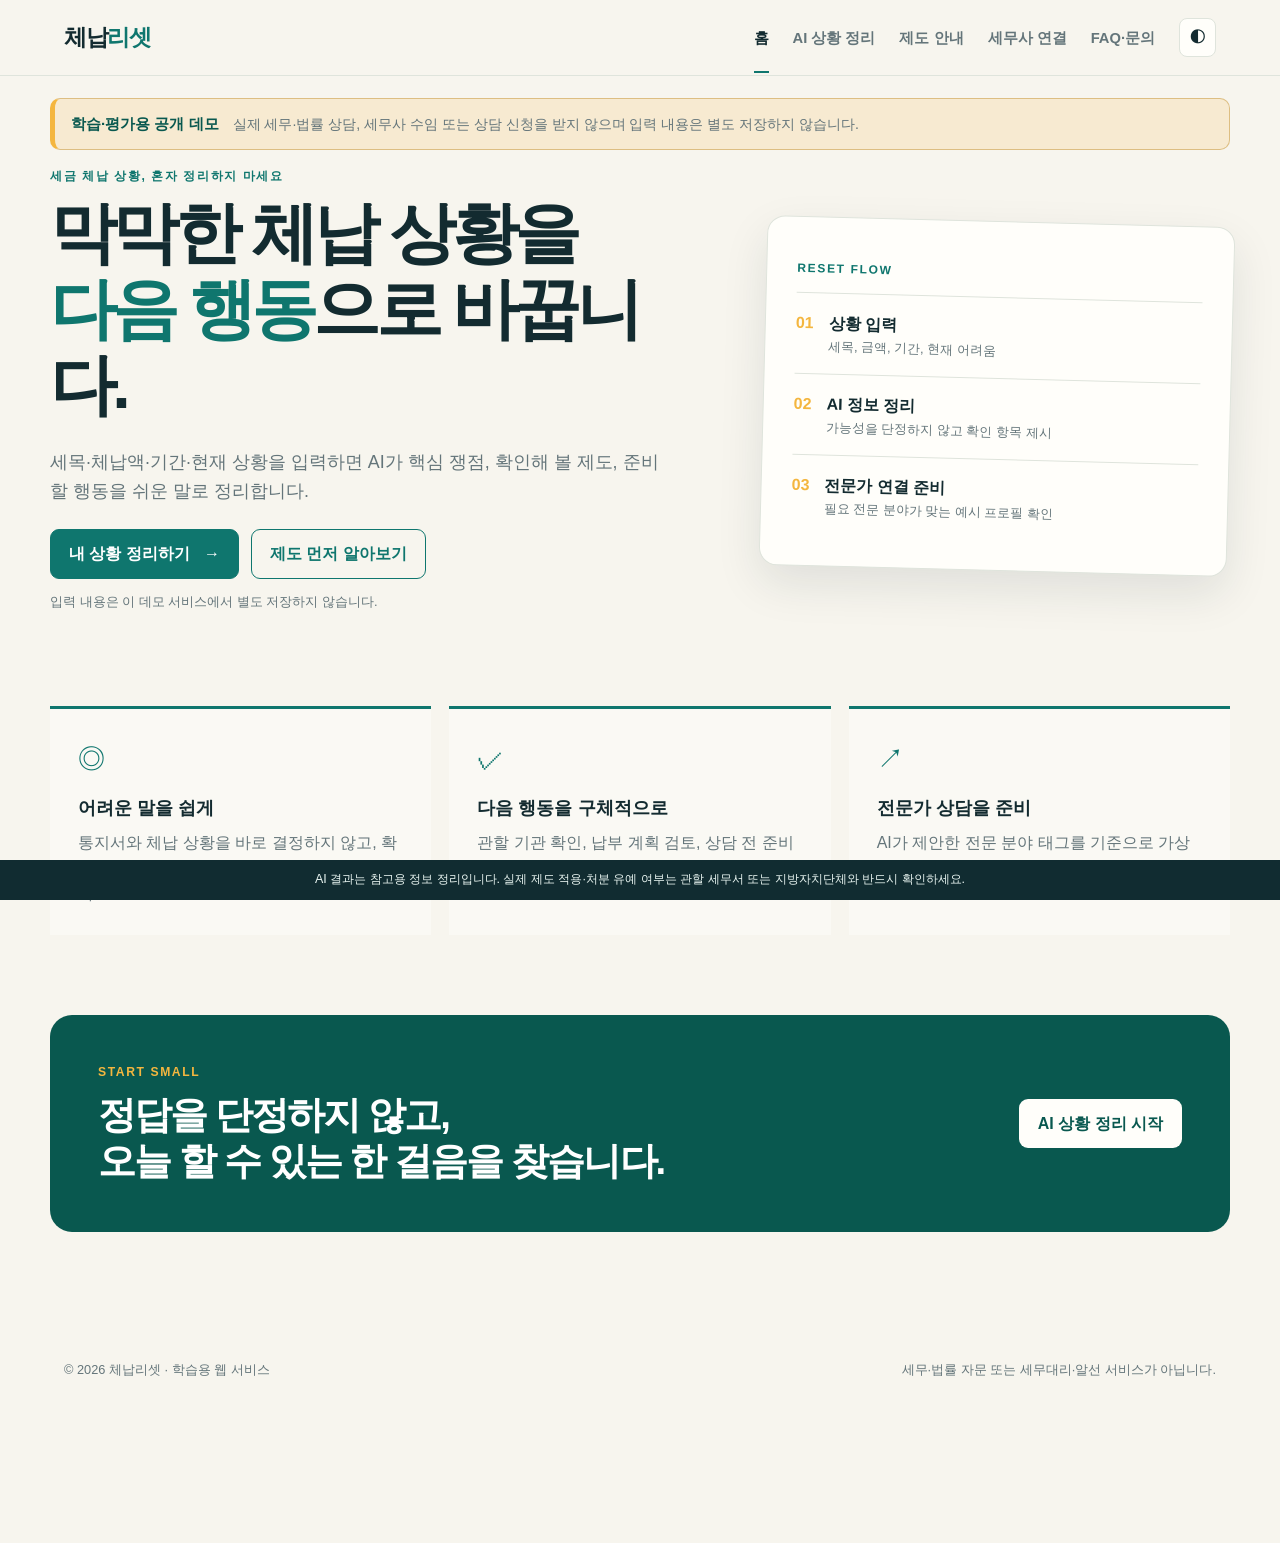
<file: index.html>
<!doctype html>
<html lang="ko">
  <head>
    <meta charset="UTF-8" />
    <meta name="viewport" content="width=device-width, initial-scale=1.0" />
    <meta name="description" content="체납 상황을 쉬운 말로 정리하고 다음 행동을 준비하도록 돕는 AI 정보 정리 서비스" />
    <title>체납리셋 | 다음 행동을 함께 정리합니다</title>
    <link rel="stylesheet" href="css/style.css" />
  </head>
  <body>
    <a class="skip-link" href="#main">본문으로 건너뛰기</a>
    <header class="site-header">
      <a class="brand" href="index.html" aria-label="체납리셋 홈">체납<span>리셋</span></a>
      <button class="nav-toggle" type="button" aria-expanded="false" aria-controls="site-nav">메뉴</button>
      <nav id="site-nav" class="site-nav" aria-label="주요 메뉴">
        <a class="active" href="index.html">홈</a>
        <a href="diagnosis.html">AI 상황 정리</a>
        <a href="guide.html">제도 안내</a>
        <a href="connect.html">세무사 연결</a>
        <a href="contact.html">FAQ·문의</a>
        <button class="theme-toggle" type="button" aria-label="색상 테마 변경">◐</button>
      </nav>
    </header>

    <main id="main">
      <section class="hero section-shell">
        <div class="hero-copy">
          <p class="eyebrow">세금 체납 상황, 혼자 정리하지 마세요</p>
          <h1>막막한 체납 상황을<br /><strong>다음 행동</strong>으로 바꿉니다.</h1>
          <p class="lead">세목·체납액·기간·현재 상황을 입력하면 AI가 핵심 쟁점, 확인해 볼 제도, 준비할 행동을 쉬운 말로 정리합니다.</p>
          <div class="hero-actions">
            <a class="button primary" href="diagnosis.html">내 상황 정리하기 <span>→</span></a>
            <a class="button ghost" href="guide.html">제도 먼저 알아보기</a>
          </div>
          <p class="microcopy">입력 내용은 이 데모 서비스에서 별도 저장하지 않습니다.</p>
        </div>
        <aside class="hero-card" aria-label="체납리셋 서비스 요약">
          <p class="card-label">RESET FLOW</p>
          <ol class="flow-list">
            <li><span>01</span><div><b>상황 입력</b><small>세목, 금액, 기간, 현재 어려움</small></div></li>
            <li><span>02</span><div><b>AI 정보 정리</b><small>가능성을 단정하지 않고 확인 항목 제시</small></div></li>
            <li><span>03</span><div><b>전문가 연결 준비</b><small>필요 전문 분야가 맞는 예시 프로필 확인</small></div></li>
          </ol>
        </aside>
      </section>

      <section class="section-shell value-grid" aria-label="서비스 핵심 가치">
        <article><span class="icon">◎</span><h2>어려운 말을 쉽게</h2><p>통지서와 체납 상황을 바로 결정하지 않고, 확인할 질문과 준비 서류의 방향으로 정리합니다.</p></article>
        <article><span class="icon">✓</span><h2>다음 행동을 구체적으로</h2><p>관할 기관 확인, 납부 계획 검토, 상담 전 준비 사항을 체크리스트로 제공합니다.</p></article>
        <article><span class="icon">↗</span><h2>전문가 상담을 준비</h2><p>AI가 제안한 전문 분야 태그를 기준으로 가상의 세무사 프로필을 비교할 수 있습니다.</p></article>
      </section>

      <section class="callout section-shell">
        <div><p class="eyebrow">START SMALL</p><h2>정답을 단정하지 않고,<br />오늘 할 수 있는 한 걸음을 찾습니다.</h2></div>
        <a class="button light" href="diagnosis.html">AI 상황 정리 시작</a>
      </section>
    </main>

    <footer class="site-footer"><p>© <span data-year></span> 체납리셋 · 학습용 웹 서비스</p><p>세무·법률 자문 또는 세무대리·알선 서비스가 아닙니다.</p></footer>
    <div class="legal-banner" role="note">AI 결과는 참고용 정보 정리입니다. 실제 제도 적용·처분 유예 여부는 관할 세무서 또는 지방자치단체와 반드시 확인하세요.</div>
    <script src="js/main.js"></script>
  </body>
</html>
</file>
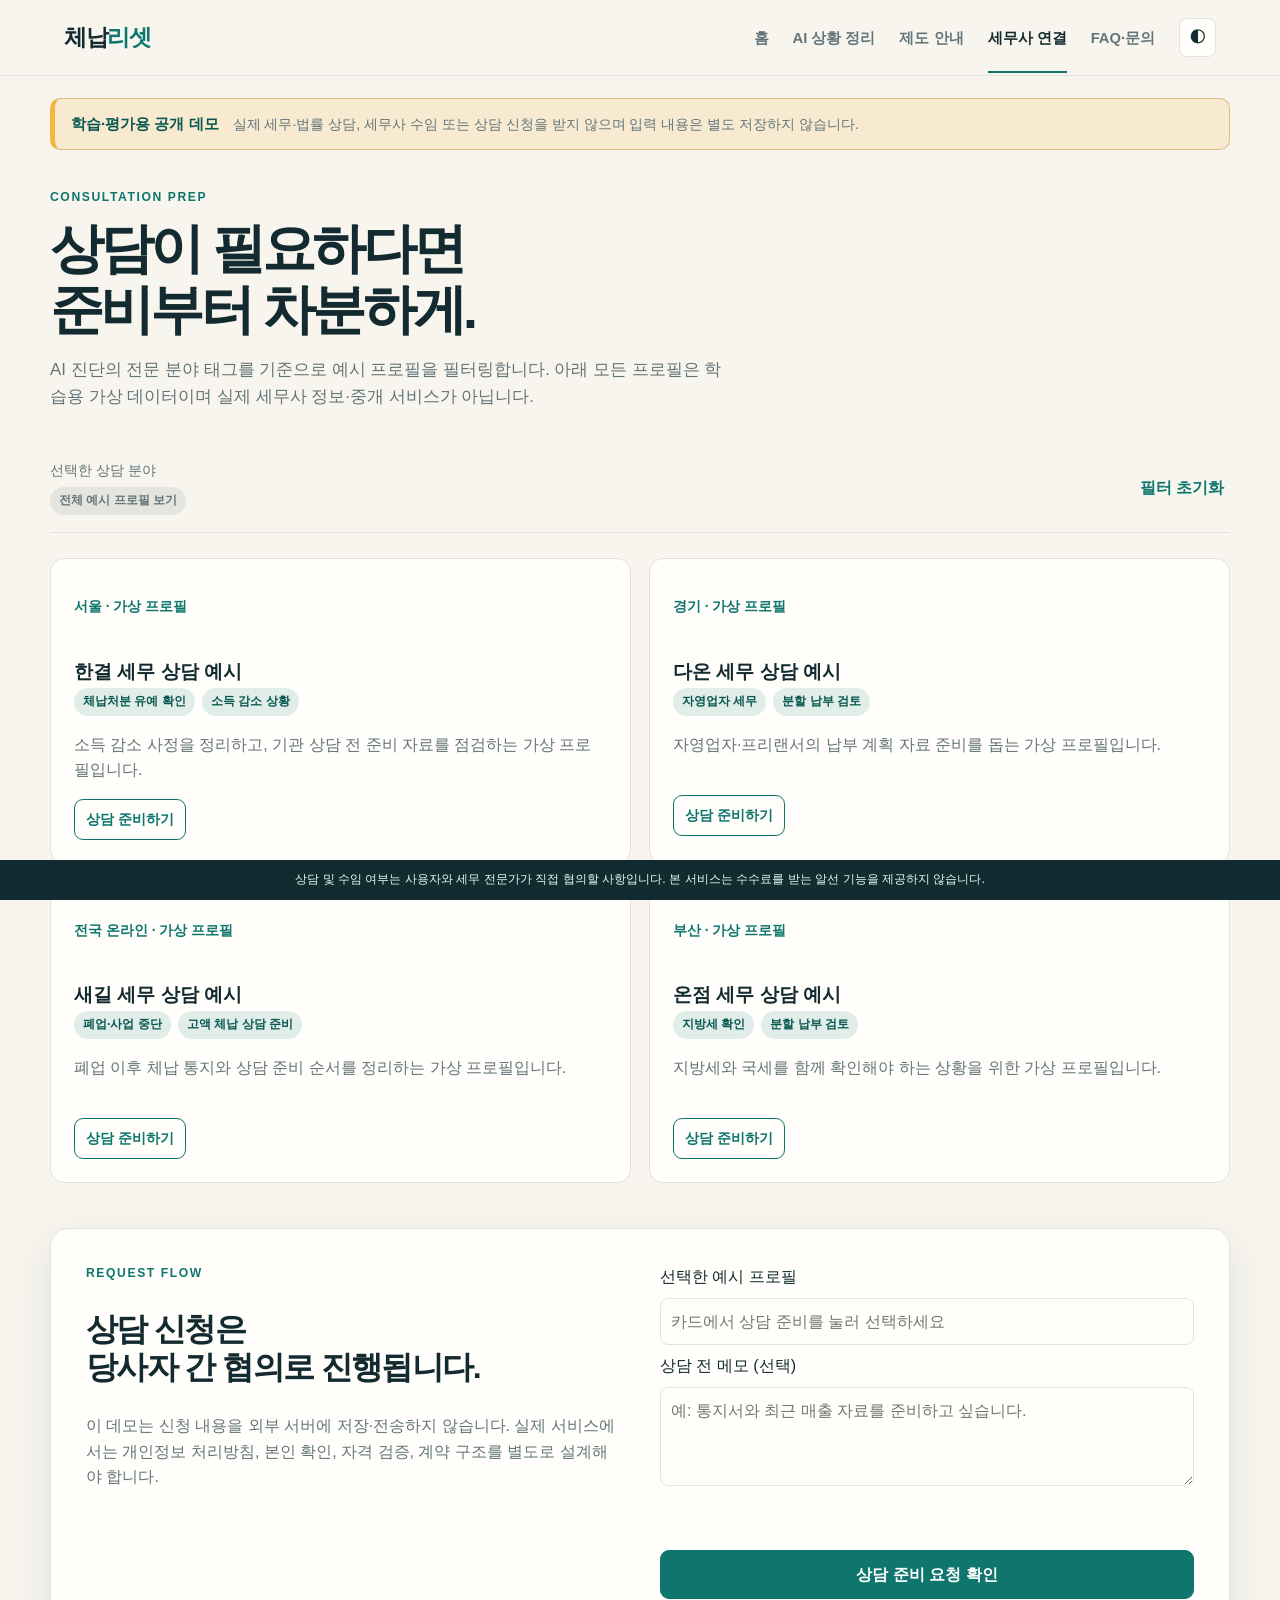
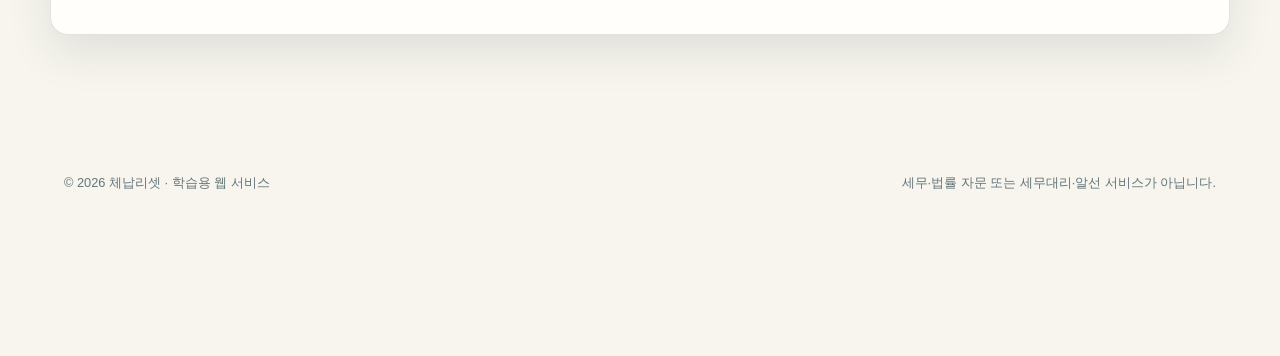
<file: connect.html>
<!doctype html>
<html lang="ko"><head><meta charset="UTF-8" /><meta name="viewport" content="width=device-width, initial-scale=1.0" /><meta name="description" content="상담 준비를 위한 세무사 예시 프로필 연결" /><title>세무사 연결 | 체납리셋</title><link rel="stylesheet" href="css/style.css" /></head>
<body><a class="skip-link" href="#main">본문으로 건너뛰기</a><header class="site-header"><a class="brand" href="index.html" aria-label="체납리셋 홈">체납<span>리셋</span></a><button class="nav-toggle" type="button" aria-expanded="false" aria-controls="site-nav">메뉴</button><nav id="site-nav" class="site-nav" aria-label="주요 메뉴"><a href="index.html">홈</a><a href="diagnosis.html">AI 상황 정리</a><a href="guide.html">제도 안내</a><a class="active" href="connect.html">세무사 연결</a><a href="contact.html">FAQ·문의</a><button class="theme-toggle" type="button" aria-label="색상 테마 변경">◐</button></nav></header>
<main id="main" class="page-shell"><section class="page-intro compact"><p class="eyebrow">CONSULTATION PREP</p><h1>상담이 필요하다면<br />준비부터 차분하게.</h1><p>AI 진단의 전문 분야 태그를 기준으로 예시 프로필을 필터링합니다. 아래 모든 프로필은 학습용 가상 데이터이며 실제 세무사 정보·중개 서비스가 아닙니다.</p></section>
<section class="tag-filter" aria-label="전문 분야 필터"><div><p>선택한 상담 분야</p><div id="selected-tags" class="tag-row"><span class="tag muted">AI 진단 후 태그가 표시됩니다</span></div></div><button id="clear-tags" class="text-button" type="button">필터 초기화</button></section>
<section id="accountant-list" class="accountant-grid" aria-live="polite"></section>
<section class="request-box"><div><p class="eyebrow">REQUEST FLOW</p><h2>상담 신청은<br />당사자 간 협의로 진행됩니다.</h2><p>이 데모는 신청 내용을 외부 서버에 저장·전송하지 않습니다. 실제 서비스에서는 개인정보 처리방침, 본인 확인, 자격 검증, 계약 구조를 별도로 설계해야 합니다.</p></div><form id="consultation-form" novalidate><label for="consultant-name">선택한 예시 프로필</label><input id="consultant-name" name="consultant" readonly placeholder="카드에서 상담 준비를 눌러 선택하세요" /><label for="request-note">상담 전 메모 <span>(선택)</span></label><textarea id="request-note" name="note" maxlength="200" rows="3" placeholder="예: 통지서와 최근 매출 자료를 준비하고 싶습니다."></textarea><p id="request-message" class="form-message" role="alert" aria-live="polite"></p><button class="button primary wide" type="submit">상담 준비 요청 확인</button></form></section></main>
<footer class="site-footer"><p>© <span data-year></span> 체납리셋 · 학습용 웹 서비스</p><p>세무·법률 자문 또는 세무대리·알선 서비스가 아닙니다.</p></footer><div class="legal-banner" role="note">상담 및 수임 여부는 사용자와 세무 전문가가 직접 협의할 사항입니다. 본 서비스는 수수료를 받는 알선 기능을 제공하지 않습니다.</div><script src="js/main.js"></script><script src="js/connect.js"></script></body></html>
</file>
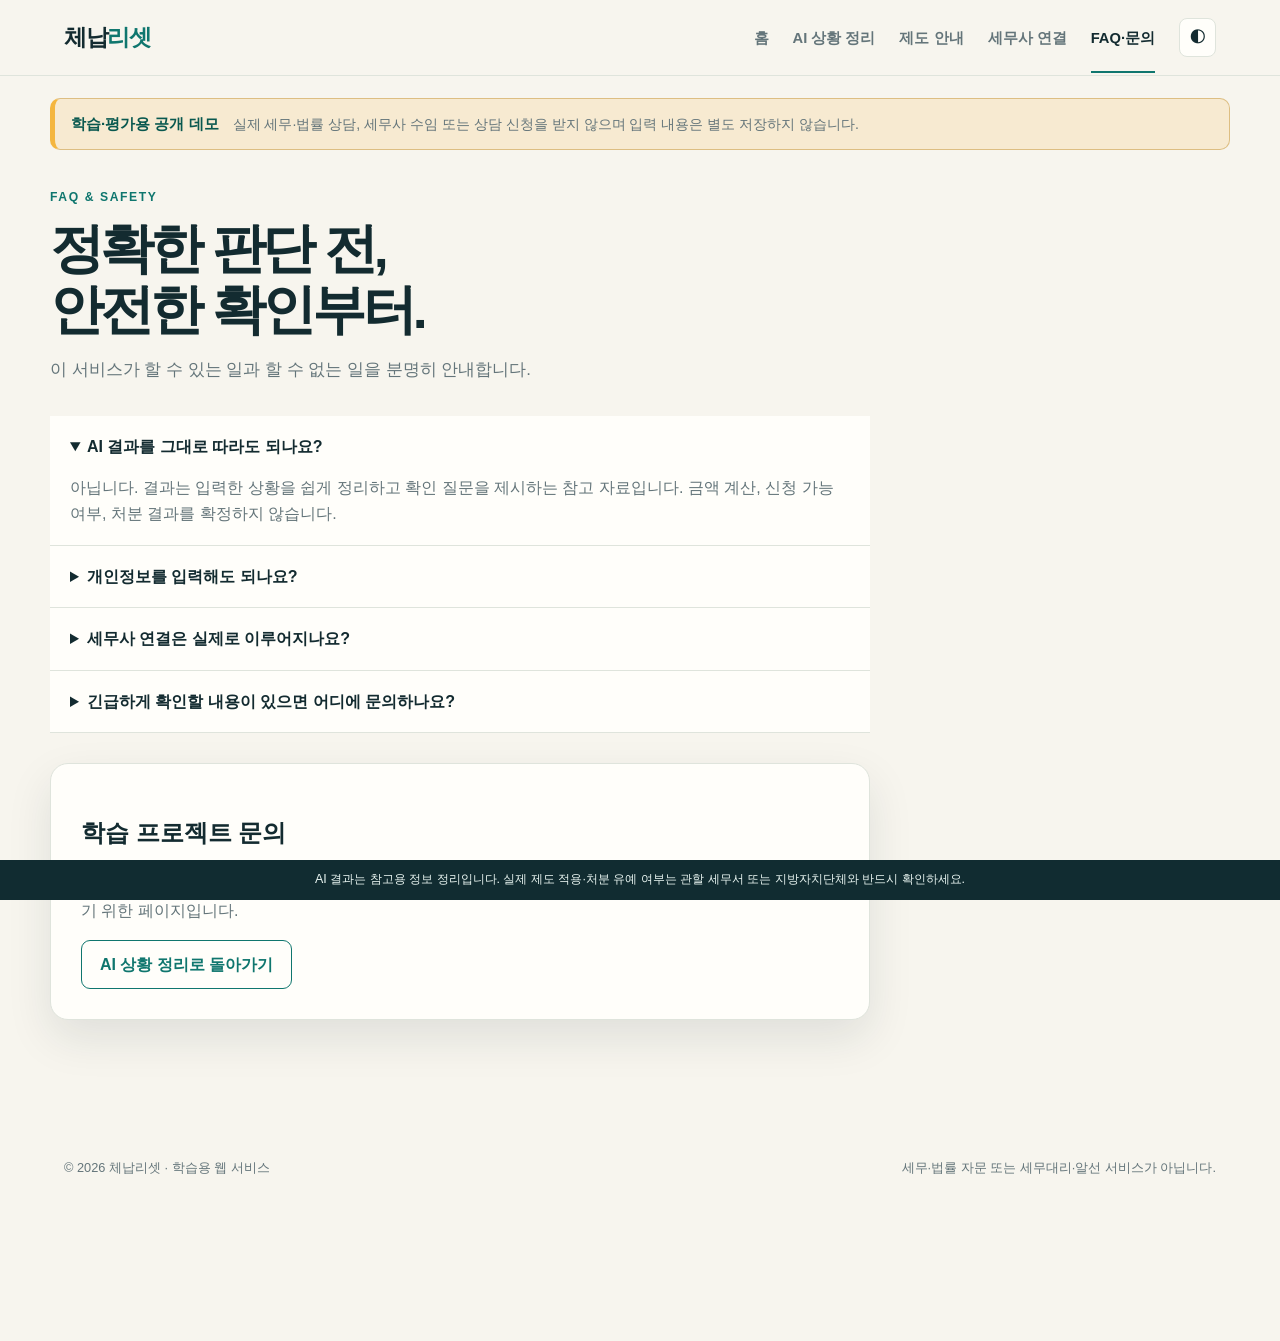
<file: contact.html>
<!doctype html>
<html lang="ko"><head><meta charset="UTF-8" /><meta name="viewport" content="width=device-width, initial-scale=1.0" /><meta name="description" content="체납리셋 FAQ와 문의 안내" /><title>FAQ·문의 | 체납리셋</title><link rel="stylesheet" href="css/style.css" /></head>
<body><a class="skip-link" href="#main">본문으로 건너뛰기</a><header class="site-header"><a class="brand" href="index.html" aria-label="체납리셋 홈">체납<span>리셋</span></a><button class="nav-toggle" type="button" aria-expanded="false" aria-controls="site-nav">메뉴</button><nav id="site-nav" class="site-nav" aria-label="주요 메뉴"><a href="index.html">홈</a><a href="diagnosis.html">AI 상황 정리</a><a href="guide.html">제도 안내</a><a href="connect.html">세무사 연결</a><a class="active" href="contact.html">FAQ·문의</a><button class="theme-toggle" type="button" aria-label="색상 테마 변경">◐</button></nav></header>
<main id="main" class="page-shell"><section class="page-intro compact"><p class="eyebrow">FAQ & SAFETY</p><h1>정확한 판단 전,<br />안전한 확인부터.</h1><p>이 서비스가 할 수 있는 일과 할 수 없는 일을 분명히 안내합니다.</p></section><section class="faq-list"><details open><summary>AI 결과를 그대로 따라도 되나요?</summary><p>아닙니다. 결과는 입력한 상황을 쉽게 정리하고 확인 질문을 제시하는 참고 자료입니다. 금액 계산, 신청 가능 여부, 처분 결과를 확정하지 않습니다.</p></details><details><summary>개인정보를 입력해도 되나요?</summary><p>주민번호, 계좌번호, 정확한 주소, 고지서 번호 같은 식별정보는 입력하지 마세요. 이 학습용 데모는 진단 입력을 별도 저장하지 않습니다.</p></details><details><summary>세무사 연결은 실제로 이루어지나요?</summary><p>현재 목록은 필터링 UX를 보여 주는 가상 프로필입니다. 실제 운영 시 자격 검증, 개인정보 처리, 상담 계약 및 관련 규정을 별도 검토해야 합니다.</p></details><details><summary>긴급하게 확인할 내용이 있으면 어디에 문의하나요?</summary><p>통지서의 발신 기관과 공식 연락처를 우선 확인하고, 국세는 국세청·관할 세무서, 지방세는 관할 지방자치단체의 공식 창구에 문의하세요.</p></details></section><section class="contact-note"><h2>학습 프로젝트 문의</h2><p>본 페이지는 문의 전송 기능을 제공하지 않습니다. 개인정보 수집 없이 정보 구조와 실패 처리 UX를 학습하기 위한 페이지입니다.</p><a class="button ghost" href="diagnosis.html">AI 상황 정리로 돌아가기</a></section></main>
<footer class="site-footer"><p>© <span data-year></span> 체납리셋 · 학습용 웹 서비스</p><p>세무·법률 자문 또는 세무대리·알선 서비스가 아닙니다.</p></footer><div class="legal-banner" role="note">AI 결과는 참고용 정보 정리입니다. 실제 제도 적용·처분 유예 여부는 관할 세무서 또는 지방자치단체와 반드시 확인하세요.</div><script src="js/main.js"></script></body></html>
</file>
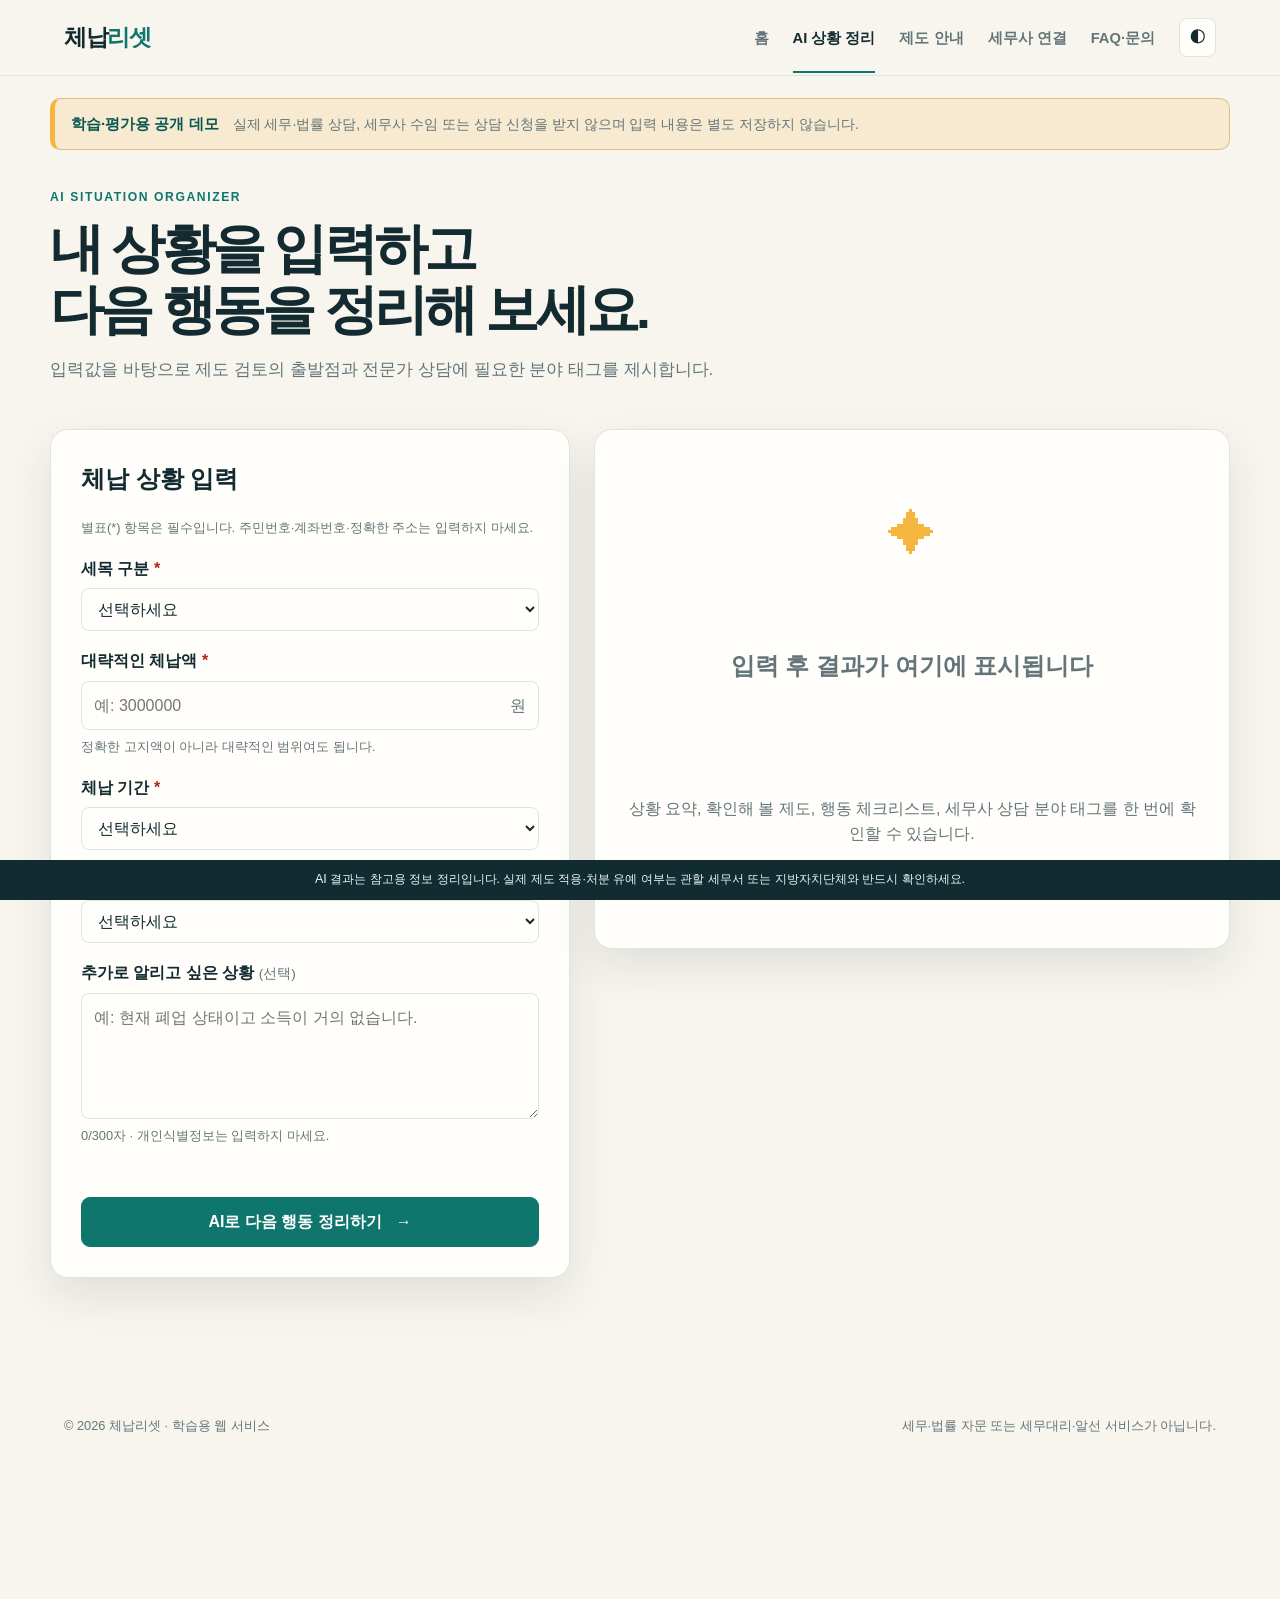
<file: diagnosis.html>
<!doctype html>
<html lang="ko">
  <head>
    <meta charset="UTF-8" /><meta name="viewport" content="width=device-width, initial-scale=1.0" />
    <meta name="description" content="체납 상황 AI 정보 정리" /><title>AI 상황 정리 | 체납리셋</title><link rel="stylesheet" href="css/style.css" />
  </head>
  <body>
    <a class="skip-link" href="#main">본문으로 건너뛰기</a>
    <header class="site-header"><a class="brand" href="index.html" aria-label="체납리셋 홈">체납<span>리셋</span></a><button class="nav-toggle" type="button" aria-expanded="false" aria-controls="site-nav">메뉴</button><nav id="site-nav" class="site-nav" aria-label="주요 메뉴"><a href="index.html">홈</a><a class="active" href="diagnosis.html">AI 상황 정리</a><a href="guide.html">제도 안내</a><a href="connect.html">세무사 연결</a><a href="contact.html">FAQ·문의</a><button class="theme-toggle" type="button" aria-label="색상 테마 변경">◐</button></nav></header>
    <main id="main" class="page-shell">
      <section class="page-intro"><p class="eyebrow">AI SITUATION ORGANIZER</p><h1>내 상황을 입력하고<br />다음 행동을 정리해 보세요.</h1><p>입력값을 바탕으로 제도 검토의 출발점과 전문가 상담에 필요한 분야 태그를 제시합니다.</p></section>
      <div class="diagnosis-layout">
        <section class="form-card" aria-labelledby="form-title">
          <h2 id="form-title">체납 상황 입력</h2><p class="form-note">별표(*) 항목은 필수입니다. 주민번호·계좌번호·정확한 주소는 입력하지 마세요.</p>
          <form id="diagnosis-form" novalidate>
            <div class="field-row"><label for="tax-type">세목 구분 <em>*</em></label><select id="tax-type" name="taxType" required><option value="">선택하세요</option><option value="국세">국세</option><option value="지방세">지방세</option><option value="국세와 지방세 모두">국세와 지방세 모두</option></select></div>
            <div class="field-row"><label for="amount">대략적인 체납액 <em>*</em></label><div class="input-suffix"><input id="amount" name="amount" inputmode="numeric" type="number" min="1" placeholder="예: 3000000" required /><span>원</span></div><small>정확한 고지액이 아니라 대략적인 범위여도 됩니다.</small></div>
            <div class="field-row"><label for="period">체납 기간 <em>*</em></label><select id="period" name="period" required><option value="">선택하세요</option><option value="3개월 미만">3개월 미만</option><option value="3개월~1년">3개월~1년</option><option value="1년~3년">1년~3년</option><option value="3년 이상">3년 이상</option></select></div>
            <div class="field-row"><label for="situation">현재 상황 <em>*</em></label><select id="situation" name="situation" required><option value="">선택하세요</option><option value="매출 감소 또는 소득 감소">매출 감소 또는 소득 감소</option><option value="폐업 또는 사업 중단">폐업 또는 사업 중단</option><option value="질병·재해 등 긴급 사정">질병·재해 등 긴급 사정</option><option value="일시적 자금 부족">일시적 자금 부족</option><option value="기타 상황">기타 상황</option></select></div>
            <div class="field-row"><label for="details">추가로 알리고 싶은 상황 <span>(선택)</span></label><textarea id="details" name="details" rows="4" maxlength="300" placeholder="예: 현재 폐업 상태이고 소득이 거의 없습니다."></textarea><small><span id="char-count">0</span>/300자 · 개인식별정보는 입력하지 마세요.</small></div>
            <p id="form-message" class="form-message" role="alert" aria-live="polite"></p><button class="button primary wide" type="submit">AI로 다음 행동 정리하기 <span>→</span></button>
          </form>
        </section>
        <section class="result-panel" aria-live="polite" aria-labelledby="result-title"><div class="result-empty" id="result-empty"><span class="result-mark">✦</span><h2 id="result-title">입력 후 결과가 여기에 표시됩니다</h2><p>상황 요약, 확인해 볼 제도, 행동 체크리스트, 세무사 상담 분야 태그를 한 번에 확인할 수 있습니다.</p></div><div id="result-content" hidden></div></section>
      </div>
    </main>
    <footer class="site-footer"><p>© <span data-year></span> 체납리셋 · 학습용 웹 서비스</p><p>세무·법률 자문 또는 세무대리·알선 서비스가 아닙니다.</p></footer><div class="legal-banner" role="note">AI 결과는 참고용 정보 정리입니다. 실제 제도 적용·처분 유예 여부는 관할 세무서 또는 지방자치단체와 반드시 확인하세요.</div>
    <script src="js/main.js"></script><script src="js/diagnosis.js"></script>
  </body>
</html>
</file>
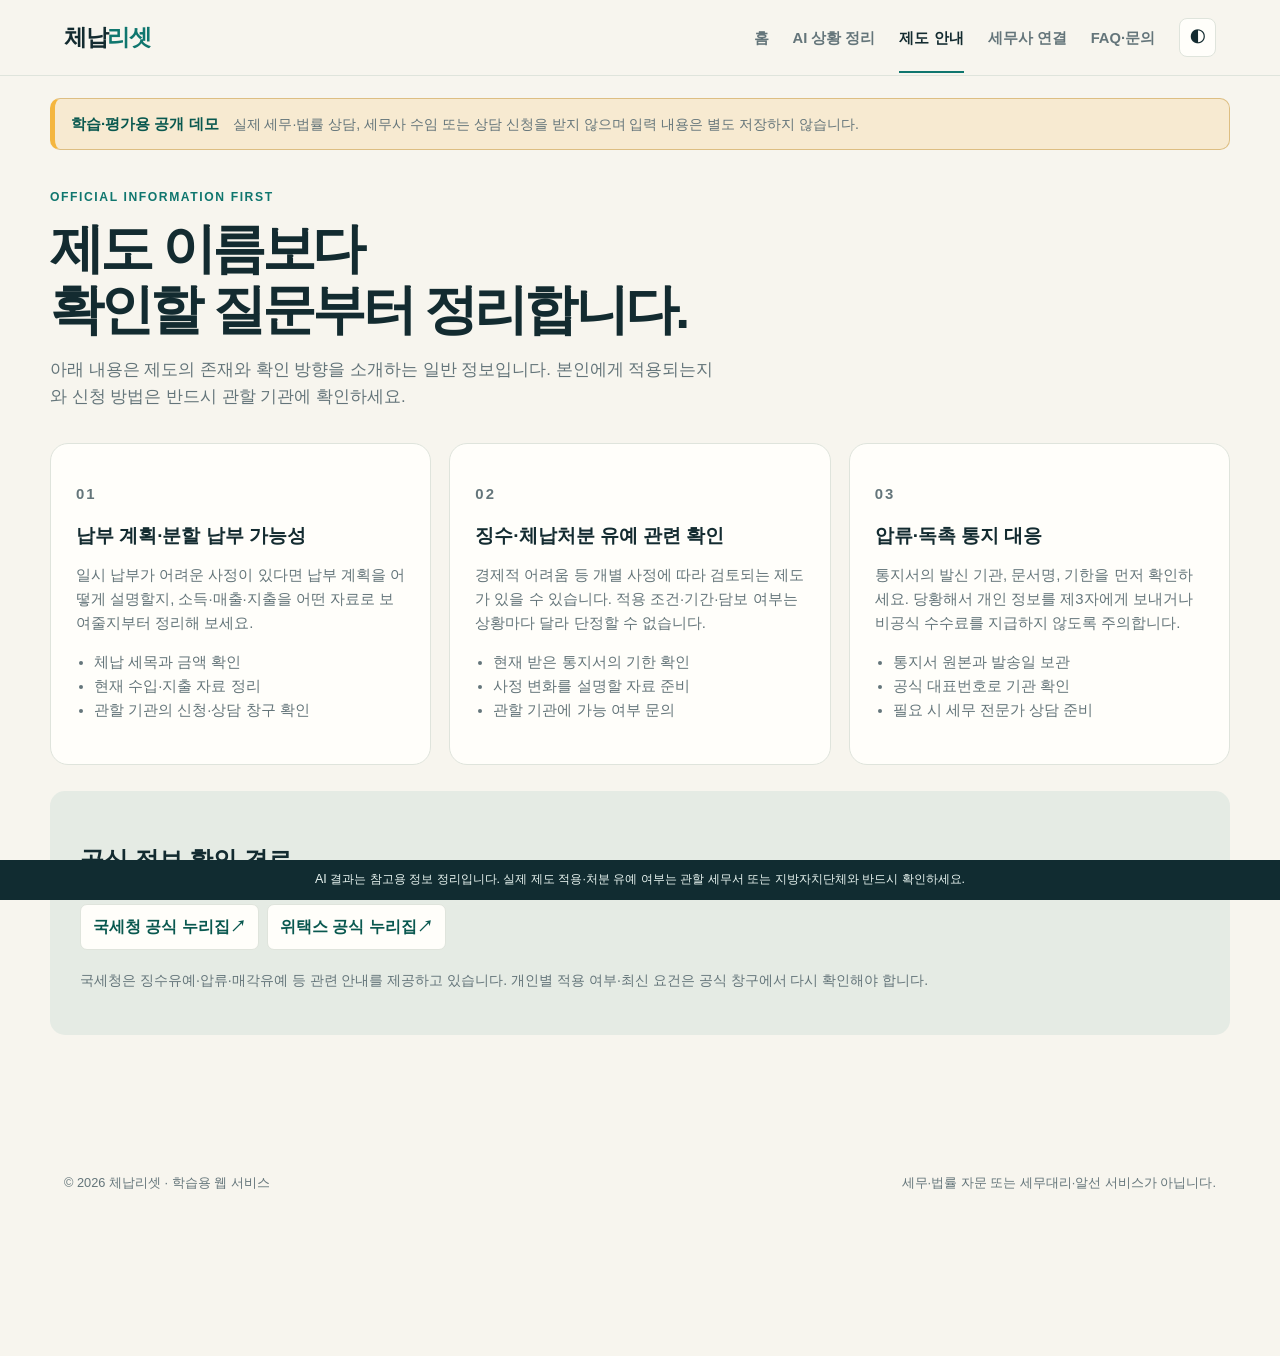
<file: guide.html>
<!doctype html>
<html lang="ko"><head><meta charset="UTF-8" /><meta name="viewport" content="width=device-width, initial-scale=1.0" /><meta name="description" content="체납 상황에서 확인할 수 있는 제도 안내" /><title>제도 안내 | 체납리셋</title><link rel="stylesheet" href="css/style.css" /></head>
<body><a class="skip-link" href="#main">본문으로 건너뛰기</a><header class="site-header"><a class="brand" href="index.html" aria-label="체납리셋 홈">체납<span>리셋</span></a><button class="nav-toggle" type="button" aria-expanded="false" aria-controls="site-nav">메뉴</button><nav id="site-nav" class="site-nav" aria-label="주요 메뉴"><a href="index.html">홈</a><a href="diagnosis.html">AI 상황 정리</a><a class="active" href="guide.html">제도 안내</a><a href="connect.html">세무사 연결</a><a href="contact.html">FAQ·문의</a><button class="theme-toggle" type="button" aria-label="색상 테마 변경">◐</button></nav></header>
<main id="main" class="page-shell"><section class="page-intro compact"><p class="eyebrow">OFFICIAL INFORMATION FIRST</p><h1>제도 이름보다<br />확인할 질문부터 정리합니다.</h1><p>아래 내용은 제도의 존재와 확인 방향을 소개하는 일반 정보입니다. 본인에게 적용되는지와 신청 방법은 반드시 관할 기관에 확인하세요.</p></section>
<section class="guide-grid"><article class="guide-card"><p class="card-number">01</p><h2>납부 계획·분할 납부 가능성</h2><p>일시 납부가 어려운 사정이 있다면 납부 계획을 어떻게 설명할지, 소득·매출·지출을 어떤 자료로 보여줄지부터 정리해 보세요.</p><ul><li>체납 세목과 금액 확인</li><li>현재 수입·지출 자료 정리</li><li>관할 기관의 신청·상담 창구 확인</li></ul></article><article class="guide-card"><p class="card-number">02</p><h2>징수·체납처분 유예 관련 확인</h2><p>경제적 어려움 등 개별 사정에 따라 검토되는 제도가 있을 수 있습니다. 적용 조건·기간·담보 여부는 상황마다 달라 단정할 수 없습니다.</p><ul><li>현재 받은 통지서의 기한 확인</li><li>사정 변화를 설명할 자료 준비</li><li>관할 기관에 가능 여부 문의</li></ul></article><article class="guide-card"><p class="card-number">03</p><h2>압류·독촉 통지 대응</h2><p>통지서의 발신 기관, 문서명, 기한을 먼저 확인하세요. 당황해서 개인 정보를 제3자에게 보내거나 비공식 수수료를 지급하지 않도록 주의합니다.</p><ul><li>통지서 원본과 발송일 보관</li><li>공식 대표번호로 기관 확인</li><li>필요 시 세무 전문가 상담 준비</li></ul></article></section>
<section class="official-links"><h2>공식 정보 확인 경로</h2><a href="https://www.nts.go.kr/" target="_blank" rel="noreferrer">국세청 공식 누리집 <span>↗</span></a><a href="https://www.wetax.go.kr/" target="_blank" rel="noreferrer">위택스 공식 누리집 <span>↗</span></a><p>국세청은 징수유예·압류·매각유예 등 관련 안내를 제공하고 있습니다. 개인별 적용 여부·최신 요건은 공식 창구에서 다시 확인해야 합니다.</p></section></main>
<footer class="site-footer"><p>© <span data-year></span> 체납리셋 · 학습용 웹 서비스</p><p>세무·법률 자문 또는 세무대리·알선 서비스가 아닙니다.</p></footer><div class="legal-banner" role="note">AI 결과는 참고용 정보 정리입니다. 실제 제도 적용·처분 유예 여부는 관할 세무서 또는 지방자치단체와 반드시 확인하세요.</div><script src="js/main.js"></script></body></html>
</file>
<file: css/style.css>
:root { --ink:#132b30; --muted:#64757a; --paper:#f7f5ee; --surface:#fffefa; --line:#dfe4dc; --brand:#0f766e; --brand-deep:#09584f; --accent:#f4b63f; --danger:#b42318; --shadow:0 18px 45px rgba(19,43,48,.10); }
:root[data-theme="dark"] { --ink:#eaf3f1; --muted:#afc0bd; --paper:#102022; --surface:#162b2d; --line:#385052; --brand:#45c5b4; --brand-deep:#76e0d2; --accent:#ffc857; --shadow:0 18px 45px rgba(0,0,0,.25); }
* { box-sizing:border-box; } html { scroll-behavior:smooth; } body { margin:0; color:var(--ink); background:var(--paper); font-family:Arial,"Noto Sans KR",sans-serif; line-height:1.6; padding-bottom:60px; } a { color:inherit; text-decoration:none; } button,input,select,textarea { font:inherit; } button { cursor:pointer; } .skip-link { position:absolute; left:12px; top:-50px; padding:8px 12px; background:var(--ink); color:var(--surface); z-index:20; } .skip-link:focus { top:12px; }
.site-header { min-height:76px; padding:0 clamp(20px,5vw,76px); display:flex; align-items:center; justify-content:space-between; gap:20px; background:var(--paper); border-bottom:1px solid var(--line); position:sticky; top:0; z-index:10; }.brand { font-size:1.45rem; font-weight:800; letter-spacing:-.06em; white-space:nowrap; }.brand span { color:var(--brand); }.site-nav { display:flex; align-items:center; gap:24px; font-size:.92rem; font-weight:700; }.site-nav a { color:var(--muted); border-bottom:2px solid transparent; padding:25px 0 21px; }.site-nav a:hover,.site-nav a.active { color:var(--ink); border-color:var(--brand); }.theme-toggle,.nav-toggle { border:1px solid var(--line); background:var(--surface); color:var(--ink); border-radius:8px; padding:7px 10px; }.nav-toggle { display:none; }
.demo-notice { width:min(1180px,calc(100% - 40px)); margin:22px auto -34px; display:flex; align-items:center; gap:14px; padding:13px 16px; background:rgba(244,182,63,.16); border:1px solid rgba(180,117,0,.38); border-left:5px solid var(--accent); border-radius:10px; color:var(--ink); font-size:.88rem; }.demo-notice strong { flex:0 0 auto; color:var(--brand-deep); font-size:.94rem; }.demo-notice span { color:var(--muted); }
.section-shell,.page-shell { width:min(1180px,calc(100% - 40px)); margin:0 auto; }.hero { min-height:560px; display:grid; grid-template-columns:1.15fr .85fr; align-items:center; gap:80px; }.eyebrow { font-size:.76rem; letter-spacing:.13em; color:var(--brand); font-weight:800; margin:0 0 10px; }.hero h1,.page-intro h1 { font-size:clamp(2.5rem,5.2vw,4.6rem); line-height:1.14; letter-spacing:-.07em; margin:0; }.hero h1 strong { color:var(--brand); }.lead { max-width:610px; font-size:1.12rem; color:var(--muted); margin:24px 0; }.hero-actions { display:flex; gap:12px; flex-wrap:wrap; }.button { display:inline-flex; align-items:center; justify-content:center; gap:14px; min-height:48px; padding:11px 18px; border-radius:9px; border:1px solid var(--brand); font-weight:800; transition:.2s transform,.2s background; }.button:hover { transform:translateY(-2px); }.button.primary { background:var(--brand); color:#fff; }.button.primary:hover { background:var(--brand-deep); }.button.ghost { color:var(--brand); background:transparent; }.button.light { background:var(--surface); color:var(--brand-deep); border-color:transparent; }.button.wide { width:100%; }.microcopy,.form-note,small { font-size:.8rem; color:var(--muted); }.hero-card,.form-card,.result-panel,.guide-card,.request-box,.contact-note { background:var(--surface); border:1px solid var(--line); box-shadow:var(--shadow); border-radius:18px; }.hero-card { padding:30px; transform:rotate(1.5deg); }.card-label,.card-number { color:var(--brand); font-size:.75rem; font-weight:800; letter-spacing:.14em; }.flow-list { list-style:none; padding:0; margin:14px 0 0; }.flow-list li { display:flex; gap:15px; padding:17px 0; border-top:1px solid var(--line); }.flow-list span { color:var(--accent); font-weight:800; }.flow-list small { display:block; }.value-grid { display:grid; grid-template-columns:repeat(3,1fr); gap:18px; padding:30px 0 80px; }.value-grid article { padding:28px; border-top:3px solid var(--brand); background:rgba(255,255,255,.35); }.value-grid h2 { font-size:1.15rem; margin:12px 0 8px; }.value-grid p { color:var(--muted); margin:0; }.icon { color:var(--brand); font-size:1.7rem; }.callout { display:flex; justify-content:space-between; align-items:center; gap:20px; padding:48px; background:var(--brand-deep); color:#fff; border-radius:22px; margin-bottom:80px; }.callout .eyebrow { color:var(--accent); }.callout h2 { font-size:clamp(1.7rem,3vw,2.7rem); letter-spacing:-.05em; line-height:1.2; margin:0; }
.page-shell { padding:72px 0 90px; }.page-intro { max-width:800px; margin-bottom:45px; }.page-intro h1 { font-size:clamp(2.1rem,4.2vw,3.8rem); }.page-intro>p:last-child { color:var(--muted); max-width:680px; font-size:1.05rem; }.page-intro.compact { margin-bottom:32px; }.diagnosis-layout { display:grid; grid-template-columns:minmax(300px,.9fr) minmax(360px,1.1fr); gap:24px; align-items:start; }.form-card,.result-panel { padding:30px; }.form-card h2,.result-panel h2 { margin-top:0; }.field-row { display:grid; gap:7px; margin:17px 0; }.field-row label { font-weight:800; }.field-row em { color:var(--danger); font-style:normal; }.field-row label span { font-size:.85rem; color:var(--muted); font-weight:400; }.field-row input,.field-row select,.field-row textarea { width:100%; background:transparent; color:var(--ink); border:1px solid var(--line); border-radius:8px; padding:11px 12px; outline:none; }.field-row input:focus,.field-row select:focus,.field-row textarea:focus { border-color:var(--brand); box-shadow:0 0 0 3px rgba(15,118,110,.12); }.input-suffix { display:flex; align-items:center; border:1px solid var(--line); border-radius:8px; }.input-suffix input { border:0; }.input-suffix span { padding-right:12px; color:var(--muted); }.form-message { min-height:20px; color:var(--danger); font-size:.88rem; font-weight:700; }.form-message.success { color:var(--brand); }.result-panel { min-height:520px; }.result-empty { display:grid; place-items:center; min-height:440px; text-align:center; color:var(--muted); }.result-mark { font-size:3rem; color:var(--accent); }.result-card { border-bottom:1px solid var(--line); padding:0 0 18px; margin-bottom:18px; }.result-card h3 { margin:0 0 8px; font-size:1rem; }.result-card p,.result-card li { color:var(--muted); }.tag-row { display:flex; flex-wrap:wrap; gap:7px; }.tag { display:inline-flex; background:rgba(15,118,110,.12); color:var(--brand-deep); padding:4px 9px; border-radius:99px; font-weight:800; font-size:.78rem; }.tag.muted { background:rgba(100,117,122,.12); color:var(--muted); }.result-disclaimer { font-size:.82rem; padding:13px; background:rgba(244,182,63,.18); border-radius:8px; }.loading { display:flex; align-items:center; gap:10px; color:var(--brand); font-weight:800; }.spinner { width:20px; height:20px; border:3px solid var(--line); border-top-color:var(--brand); border-radius:50%; animation:spin .75s linear infinite; } @keyframes spin { to { transform:rotate(360deg); } }
.guide-grid,.accountant-grid { display:grid; grid-template-columns:repeat(3,1fr); gap:18px; }.guide-card { padding:25px; box-shadow:none; }.guide-card h2 { font-size:1.18rem; line-height:1.35; }.guide-card p,.guide-card li { color:var(--muted); font-size:.93rem; }.guide-card ul { padding-left:18px; }.official-links { margin-top:26px; padding:30px; background:rgba(15,118,110,.08); border-radius:15px; }.official-links a { display:inline-flex; padding:9px 12px; margin:5px 8px 5px 0; border-radius:7px; background:var(--surface); border:1px solid var(--line); font-weight:800; color:var(--brand-deep); }.official-links p { color:var(--muted); font-size:.88rem; }.tag-filter { display:flex; justify-content:space-between; gap:20px; padding:17px 0; border-bottom:1px solid var(--line); margin-bottom:25px; }.tag-filter p { margin:0 0 6px; font-size:.85rem; color:var(--muted); }.text-button { border:0; background:transparent; color:var(--brand); font-weight:800; }.accountant-grid { grid-template-columns:repeat(2,1fr); }.accountant-card { background:var(--surface); border:1px solid var(--line); border-radius:14px; padding:23px; }.accountant-card h2 { margin:0; font-size:1.2rem; }.accountant-card .region { color:var(--brand); font-size:.86rem; font-weight:800; }.accountant-card p { color:var(--muted); min-height:47px; }.accountant-card .button { font-size:.9rem; padding:8px 11px; min-height:39px; }.request-box { margin-top:45px; display:grid; grid-template-columns:1fr 1fr; gap:40px; padding:35px; }.request-box h2 { font-size:2rem; line-height:1.2; letter-spacing:-.05em; }.request-box>div>p:last-child { color:var(--muted); }.request-box form { display:grid; gap:8px; align-content:start; }.request-box input,.request-box textarea { border:1px solid var(--line); background:transparent; border-radius:8px; padding:10px; color:var(--ink); }.faq-list { max-width:820px; }.faq-list details { background:var(--surface); border-bottom:1px solid var(--line); padding:18px 20px; }.faq-list summary { cursor:pointer; font-weight:800; }.faq-list p { color:var(--muted); margin-bottom:0; }.contact-note { max-width:820px; padding:30px; margin-top:30px; }.contact-note p { color:var(--muted); }
.site-footer { display:flex; justify-content:space-between; gap:20px; padding:35px clamp(20px,5vw,76px) 90px; color:var(--muted); font-size:.8rem; }.legal-banner { position:fixed; bottom:0; left:0; right:0; z-index:15; padding:10px 20px; background:#112c31; color:#eaf6f2; text-align:center; font-size:.78rem; }
@media (max-width:760px) { body { padding-bottom:82px; }.site-header { min-height:64px; padding:0 20px; }.nav-toggle { display:block; }.site-nav { display:none; position:absolute; top:64px; left:0; right:0; flex-direction:column; align-items:stretch; padding:10px 20px 18px; background:var(--surface); border-bottom:1px solid var(--line); gap:0; }.site-nav.open { display:flex; }.site-nav a { padding:11px 0; }.theme-toggle { align-self:flex-start; margin-top:8px; }.demo-notice { margin:14px auto -22px; align-items:flex-start; flex-direction:column; gap:4px; padding:12px 14px; font-size:.8rem; }.hero { grid-template-columns:1fr; gap:30px; min-height:auto; padding:56px 0; }.hero-card { transform:none; }.value-grid,.guide-grid { grid-template-columns:1fr; padding-bottom:50px; }.callout { align-items:flex-start; flex-direction:column; margin-bottom:52px; padding:30px; }.page-shell { padding:45px 0 60px; }.diagnosis-layout,.request-box { grid-template-columns:1fr; }.result-panel { min-height:400px; }.result-empty { min-height:330px; }.accountant-grid { grid-template-columns:1fr; }.request-box { gap:15px; padding:25px; }.site-footer { flex-direction:column; padding-bottom:105px; gap:0; }.site-footer p { margin:3px 0; }.legal-banner { font-size:.68rem; padding:9px 15px; }.tag-filter { align-items:flex-start; flex-direction:column; }.hero h1,.page-intro h1 { letter-spacing:-.06em; } }
</file>
